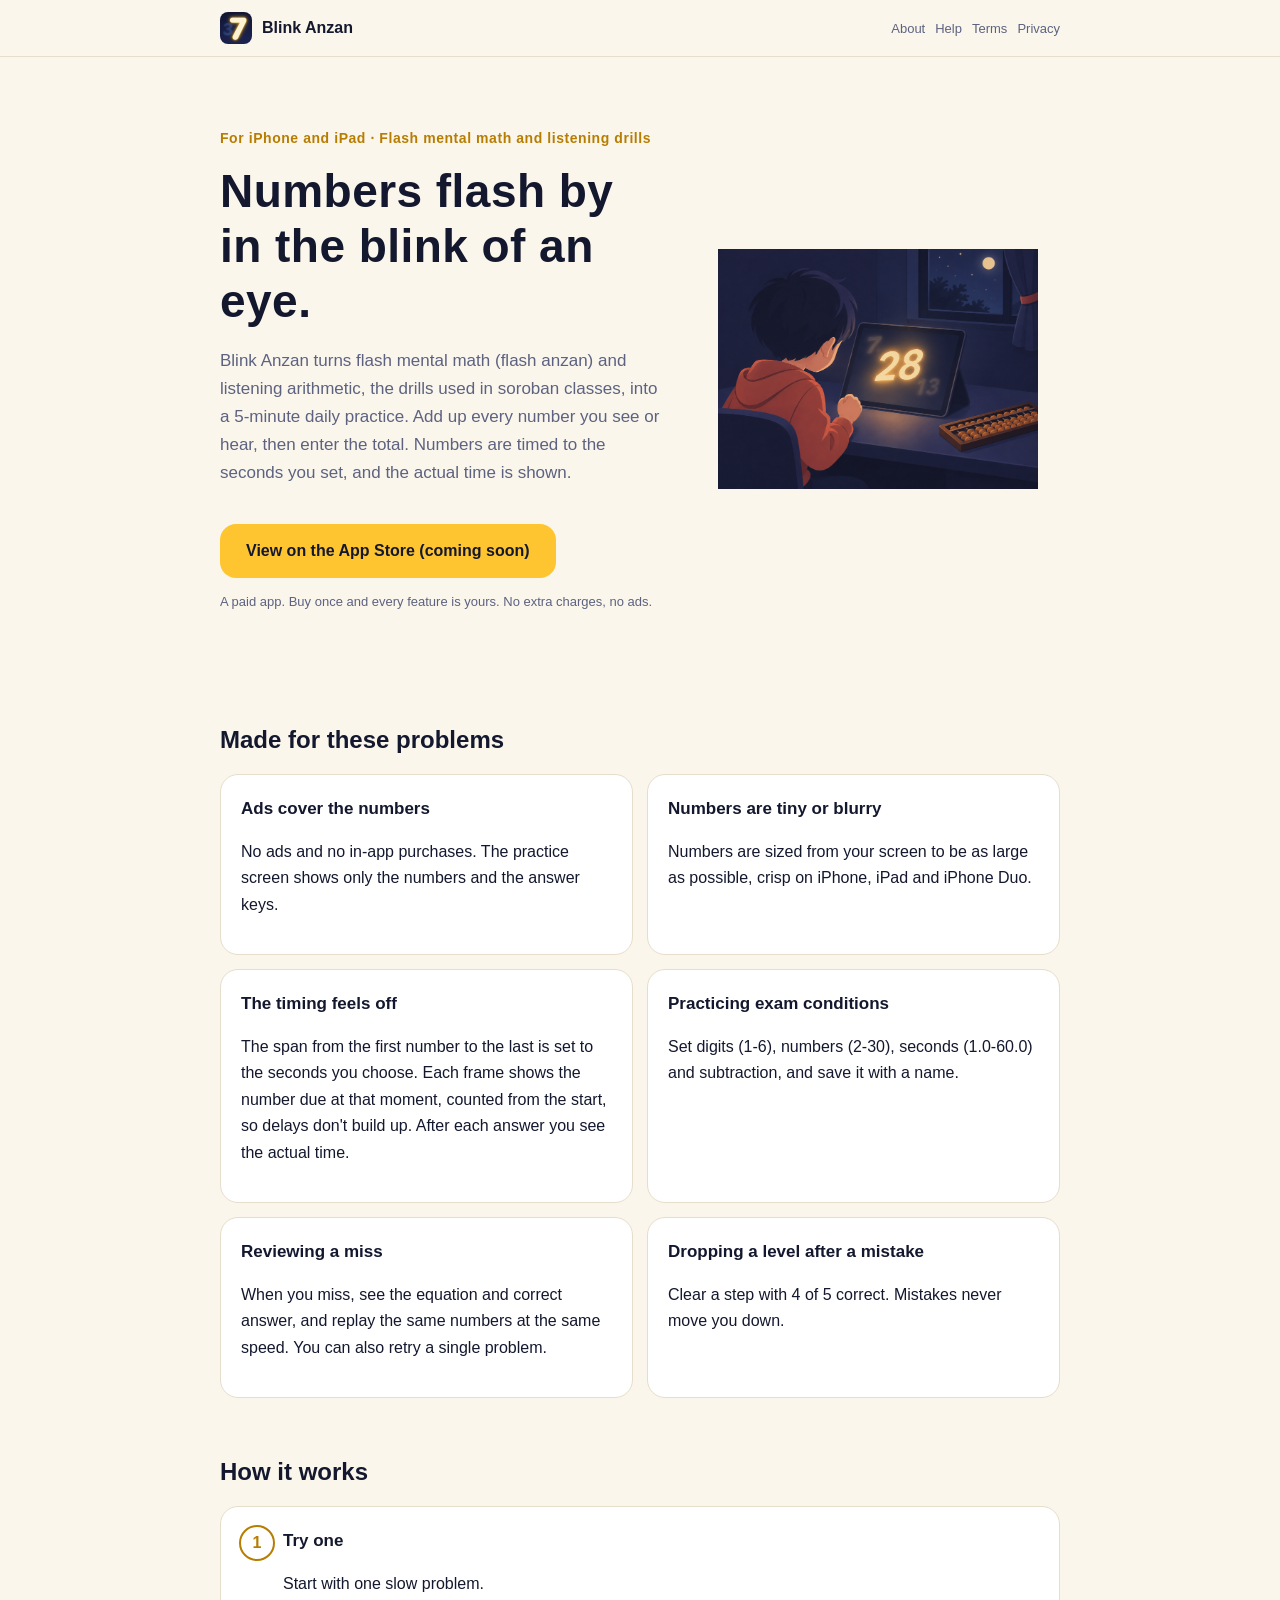
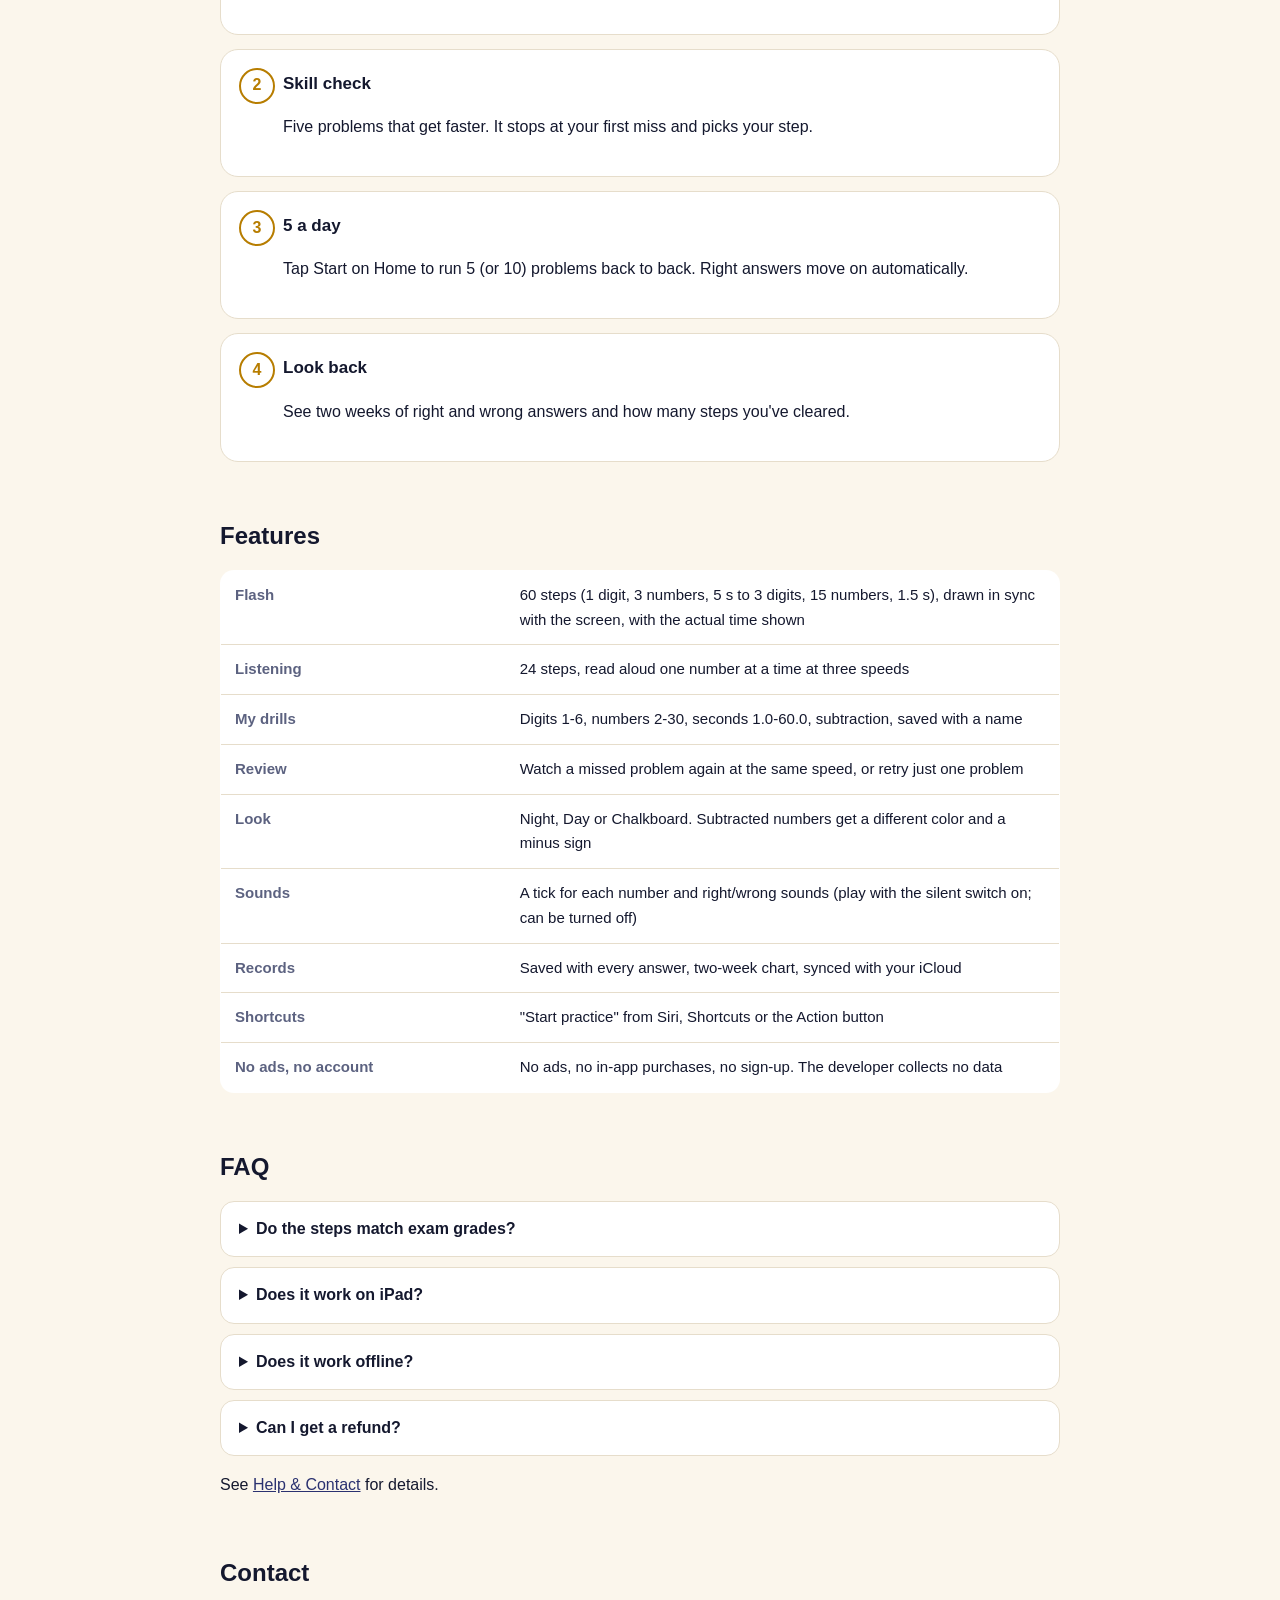
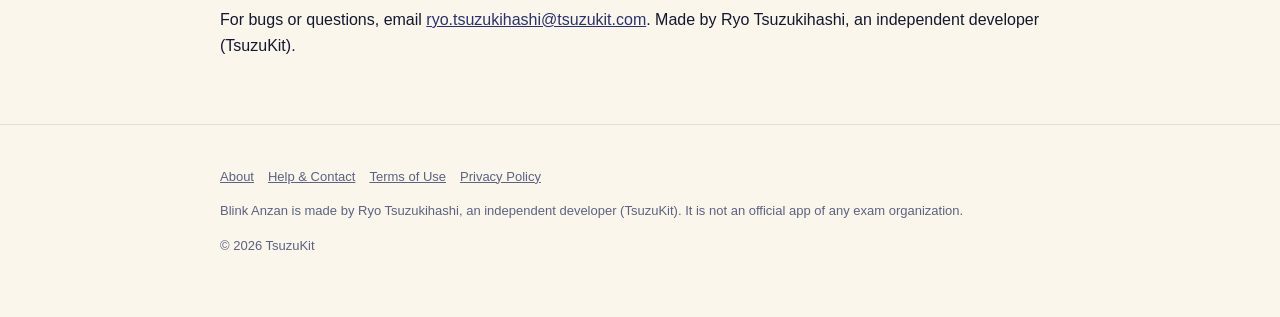
<file: index.html>
<!DOCTYPE html>
<html lang="ja" data-title-ja="まばたき暗算｜フラッシュ暗算と読み上げ算の練習（iPhone・iPad）" data-title-en="Blink Anzan | Flash mental math and listening drills (iPhone, iPad)">
<head>
<meta charset="UTF-8">
<meta name="viewport" content="width=device-width, initial-scale=1">
<script>(function(){var l=navigator.languages&&navigator.languages.length?navigator.languages:[navigator.language||"ja"],p="en";for(var i=0;i<l.length;i++){var c=String(l[i]).toLowerCase();if(c.indexOf("ja")===0){p="ja";break}if(c.indexOf("en")===0){p="en";break}}var d=document.documentElement;d.lang=p;var t=d.getAttribute("data-title-"+p);if(t){document.title=t}})();</script>
<title>まばたき暗算｜フラッシュ暗算と読み上げ算の練習（iPhone・iPad）</title>
<meta name="description" content="数字がまばたきの間に出て消える、フラッシュ暗算と読み上げ算の練習アプリ。決めた秒に合わせて出して実際の秒を表示。60段のステップと腕前チェック、桁・口・秒を自由に決めるじぶんの設定。広告なし・買い切り。 / Practice flash anzan and listening arithmetic. Timed to your seconds with the actual time shown, 60 steps and a skill check, your own digits, numbers and seconds. No ads, one-time purchase.">
<meta property="og:title" content="まばたき暗算｜フラッシュ暗算と読み上げ算の練習（iPhone・iPad）">
<meta property="og:description" content="数字がまばたきの間に出て消える、フラッシュ暗算と読み上げ算の練習アプリ。決めた秒に合わせて出して実際の秒を表示。60段のステップと腕前チェック、桁・口・秒を自由に決めるじぶんの設定。広告なし・買い切り。">
<meta property="og:type" content="website">
<meta property="og:url" content="https://mabataki.tsuzukit.com/">
<meta property="og:image" content="https://mabataki.tsuzukit.com/assets/og.jpg">
<link rel="icon" href="assets/icon.png">
<link rel="apple-touch-icon" href="assets/icon.png">
<link rel="stylesheet" href="style.css">
</head>
<body>
<div data-l="ja" lang="ja">
<header class="site"><div class="wrap">
<a class="brand" href="./"><img src="assets/icon.png" alt="" width="32" height="32">まばたき暗算</a>
<nav class="site"><a href="./">紹介</a><a href="support.html">使い方</a><a href="terms.html">利用規約</a><a href="privacy.html">プライバシー</a></nav>
</div></header>
<main class="wrap">
<section class="hero">
<div>
<p class="eyebrow">iPhone・iPad 向け・フラッシュ暗算と読み上げ算</p>
<h1>数字が、<br>まばたきの間に出て消える。</h1>
<p class="lead">「まばたき暗算」は、そろばん教室でおなじみのフラッシュ暗算と読み上げ算を、毎日5分の練習にしたアプリです。見えた数・聞こえた数を頭の中でぜんぶたして、答えを入れる。決めた秒に合わせて出して、実際にかかった秒も見せます。</p>
<a class="cta" href="#store" id="store">App Store で見る（準備中）</a>
<p class="note">有料アプリです。一度買えば、すべての機能が使えます。あとからお金はかかりません。広告もありません。</p>
</div>
<img src="assets/hero.png" alt="夜の机で、タブレットから光る数字が浮かび、子どもが見つめている絵" width="360">
</section>

<h2>こんな困りごとのために作りました</h2>
<div class="grid two">
<div class="card"><h3>広告で数字が見えない</h3><p>広告も、アプリ内課金もありません。練習の画面に、数字と答えのボタンのほかは何も出しません。</p></div>
<div class="card"><h3>数字が小さい・ぼやける</h3><p>数字は画面の大きさから計算して、いちばん大きく描きます。iPhone・iPad・iPhone Duo のどれでも、くっきり出ます。</p></div>
<div class="card"><h3>秒が合っていない気がする</h3><p>1口目が出てから最後の口が消えるまでを、決めた秒に合わせて組みます。何口目を出すかは始めてからの時間でコマごとに決めるので、遅れが積み重なりません。答えたあとに、実際にかかった秒を出します。</p></div>
<div class="card"><h3>検定や大会の条件で練習したい</h3><p>桁（1〜6）・口数（2〜30）・秒（1.0〜60.0）・ひき算のあり・なしを決めて、名前をつけて残せます。</p></div>
<div class="card"><h3>まちがえた問題を見直したい</h3><p>まちがえたら、式と正しい答えを見せて、同じ数を同じ速さでもう一度流せます。1問だけやり直すこともできます。</p></div>
<div class="card"><h3>間違えるとレベルが下がる</h3><p>60段のステップは、5問中4問で合格。まちがえてもステップは下がりません。</p></div>
</div>

<h2>まばたき暗算の流れ</h2>
<div class="grid steps">
<div class="card"><h3>まず1問</h3><p>はじめに1問、ゆっくり試します。</p></div>
<div class="card"><h3>腕前チェック</h3><p>だんだん速くなる5問。まちがえたところで止まって、あなたに合うステップを選びます。</p></div>
<div class="card"><h3>毎日5問</h3><p>ホームの「はじめる」で、5問（または10問）を続けて流します。正解なら自動で次の問題へ。</p></div>
<div class="card"><h3>記録で振り返る</h3><p>この2週間の正解とまちがい、合格したステップの数がひと目で分かります。</p></div>
</div>

<h2>できること</h2>
<table>
<tr><th>フラッシュ</th><td>60段のステップ（1桁3口5秒〜3桁15口1.5秒）。画面の更新に合わせて出し、実際の秒を表示</td></tr>
<tr><th>読み上げ算</th><td>24段のステップ。「願いましては」「123円なり」「引いては」「では」と、そろばん教室の読み方で読み上げ。速さは3つ</td></tr>
<tr><th>じぶんの設定</th><td>桁 1〜6・口数 2〜30・秒 1.0〜60.0・ひき算。名前をつけて残せる</td></tr>
<tr><th>見直し</th><td>まちがえた問題を同じ速さでもう一度見る・1問だけやり直す</td></tr>
<tr><th>見た目</th><td>夜・昼・黒板。ひき算の数は色を変えて「−」をつける</td></tr>
<tr><th>音</th><td>数字ごとの音・正解とまちがいの音（消音スイッチが入っていても鳴る。設定で切れる）</td></tr>
<tr><th>記録</th><td>答えるたびに保存。2週間のグラフ。あなたの iCloud で同期し、機種変更しても残る</td></tr>
<tr><th>ショートカット</th><td>Siri・ショートカット・アクションボタンから「練習をはじめる」</td></tr>
<tr><th>広告・課金・登録</th><td>広告なし・アプリ内課金なし・アカウント登録なし。開発者はデータを集めません</td></tr>
</table>

<h2>よくある質問</h2>
<details><summary>検定の級や段と同じですか</summary><p>ステップは、このアプリの段階表です。検定団体の公式アプリではありません。検定や大会の条件で練習したいときは、じぶんの設定に桁・口・秒をそのまま入れてください。</p></details>
<details><summary>iPad でも使えますか</summary><p>使えます。iPad の大きな画面いっぱいに数字を出します。キーボードをつないでいれば、数字キーと Return で答えられます。</p></details>
<details><summary>ネットにつながっていなくても使えますか</summary><p>使えます。読み上げも iPhone の中で行います。iCloud の同期は、つながったときに行われます。</p></details>
<details><summary>返金はできますか</summary><p>返金は Apple の規定に従います。<a href="https://reportaproblem.apple.com/">reportaproblem.apple.com</a> からお申し出ください。開発者が直接返金することはできません。</p></details>
<p>使い方のくわしい説明は <a href="support.html">使い方とお問い合わせ</a> にあります。</p>

<h2 id="contact">お問い合わせ</h2>
<p>不具合や気になることがあれば、<a href="mailto:ryo.tsuzukihashi@tsuzukit.com?subject=%E3%81%BE%E3%81%B0%E3%81%9F%E3%81%8D%E6%9A%97%E7%AE%97%E3%81%AB%E3%81%A4%E3%81%84%E3%81%A6">ryo.tsuzukihashi@tsuzukit.com</a> までご連絡ください。作っているのは個人開発者の續橋涼（TsuzuKit）です。</p>
</main>
<footer class="site"><div class="wrap">
<p><a href="./">紹介</a><a href="support.html">使い方とお問い合わせ</a><a href="terms.html">利用規約</a><a href="privacy.html">プライバシーポリシー</a></p>
<p>まばたき暗算は、個人開発者の續橋涼（TsuzuKit）が作っているアプリです。検定団体の公式アプリではありません。</p>
<p>© 2026 TsuzuKit</p>
</div></footer>
</div>
<div data-l="en" lang="en">
<header class="site"><div class="wrap">
<a class="brand" href="./"><img src="assets/icon.png" alt="" width="32" height="32">Blink Anzan</a>
<nav class="site"><a href="./">About</a><a href="support.html">Help</a><a href="terms.html">Terms</a><a href="privacy.html">Privacy</a></nav>
</div></header>
<main class="wrap">
<section class="hero">
<div>
<p class="eyebrow">For iPhone and iPad · Flash mental math and listening drills</p>
<h1>Numbers flash by<br>in the blink of an eye.</h1>
<p class="lead">Blink Anzan turns flash mental math (flash anzan) and listening arithmetic, the drills used in soroban classes, into a 5-minute daily practice. Add up every number you see or hear, then enter the total. Numbers are timed to the seconds you set, and the actual time is shown.</p>
<a class="cta" href="#store" id="store">View on the App Store (coming soon)</a>
<p class="note">A paid app. Buy once and every feature is yours. No extra charges, no ads.</p>
</div>
<img src="assets/hero.png" alt="A child at a desk at night watching a glowing number rise from a tablet" width="360">
</section>

<h2>Made for these problems</h2>
<div class="grid two">
<div class="card"><h3>Ads cover the numbers</h3><p>No ads and no in-app purchases. The practice screen shows only the numbers and the answer keys.</p></div>
<div class="card"><h3>Numbers are tiny or blurry</h3><p>Numbers are sized from your screen to be as large as possible, crisp on iPhone, iPad and iPhone Duo.</p></div>
<div class="card"><h3>The timing feels off</h3><p>The span from the first number to the last is set to the seconds you choose. Each frame shows the number due at that moment, counted from the start, so delays don't build up. After each answer you see the actual time.</p></div>
<div class="card"><h3>Practicing exam conditions</h3><p>Set digits (1-6), numbers (2-30), seconds (1.0-60.0) and subtraction, and save it with a name.</p></div>
<div class="card"><h3>Reviewing a miss</h3><p>When you miss, see the equation and correct answer, and replay the same numbers at the same speed. You can also retry a single problem.</p></div>
<div class="card"><h3>Dropping a level after a mistake</h3><p>Clear a step with 4 of 5 correct. Mistakes never move you down.</p></div>
</div>

<h2>How it works</h2>
<div class="grid steps">
<div class="card"><h3>Try one</h3><p>Start with one slow problem.</p></div>
<div class="card"><h3>Skill check</h3><p>Five problems that get faster. It stops at your first miss and picks your step.</p></div>
<div class="card"><h3>5 a day</h3><p>Tap Start on Home to run 5 (or 10) problems back to back. Right answers move on automatically.</p></div>
<div class="card"><h3>Look back</h3><p>See two weeks of right and wrong answers and how many steps you've cleared.</p></div>
</div>

<h2>Features</h2>
<table>
<tr><th>Flash</th><td>60 steps (1 digit, 3 numbers, 5 s to 3 digits, 15 numbers, 1.5 s), drawn in sync with the screen, with the actual time shown</td></tr>
<tr><th>Listening</th><td>24 steps, read aloud one number at a time at three speeds</td></tr>
<tr><th>My drills</th><td>Digits 1-6, numbers 2-30, seconds 1.0-60.0, subtraction, saved with a name</td></tr>
<tr><th>Review</th><td>Watch a missed problem again at the same speed, or retry just one problem</td></tr>
<tr><th>Look</th><td>Night, Day or Chalkboard. Subtracted numbers get a different color and a minus sign</td></tr>
<tr><th>Sounds</th><td>A tick for each number and right/wrong sounds (play with the silent switch on; can be turned off)</td></tr>
<tr><th>Records</th><td>Saved with every answer, two-week chart, synced with your iCloud</td></tr>
<tr><th>Shortcuts</th><td>"Start practice" from Siri, Shortcuts or the Action button</td></tr>
<tr><th>No ads, no account</th><td>No ads, no in-app purchases, no sign-up. The developer collects no data</td></tr>
</table>

<h2>FAQ</h2>
<details><summary>Do the steps match exam grades?</summary><p>Steps are this app's own levels. This is not an official app of any exam organization. To practice exam conditions, enter the digits, numbers and seconds in My drills.</p></details>
<details><summary>Does it work on iPad?</summary><p>Yes. Numbers fill the large screen. With a keyboard attached, answer with the number keys and Return.</p></details>
<details><summary>Does it work offline?</summary><p>Yes. Speech also runs on the device. iCloud sync happens when you're online.</p></details>
<details><summary>Can I get a refund?</summary><p>Refunds follow Apple's rules. Request one at <a href="https://reportaproblem.apple.com/">reportaproblem.apple.com</a>. The developer can't issue refunds directly.</p></details>
<p>See <a href="support.html">Help & Contact</a> for details.</p>

<h2 id="contact">Contact</h2>
<p>For bugs or questions, email <a href="mailto:ryo.tsuzukihashi@tsuzukit.com?subject=Blink%20Anzan">ryo.tsuzukihashi@tsuzukit.com</a>. Made by Ryo Tsuzukihashi, an independent developer (TsuzuKit).</p>
</main>
<footer class="site"><div class="wrap">
<p><a href="./">About</a><a href="support.html">Help & Contact</a><a href="terms.html">Terms of Use</a><a href="privacy.html">Privacy Policy</a></p>
<p>Blink Anzan is made by Ryo Tsuzukihashi, an independent developer (TsuzuKit). It is not an official app of any exam organization.</p>
<p>© 2026 TsuzuKit</p>
</div></footer>
</div>
</body>
</html>
</file>
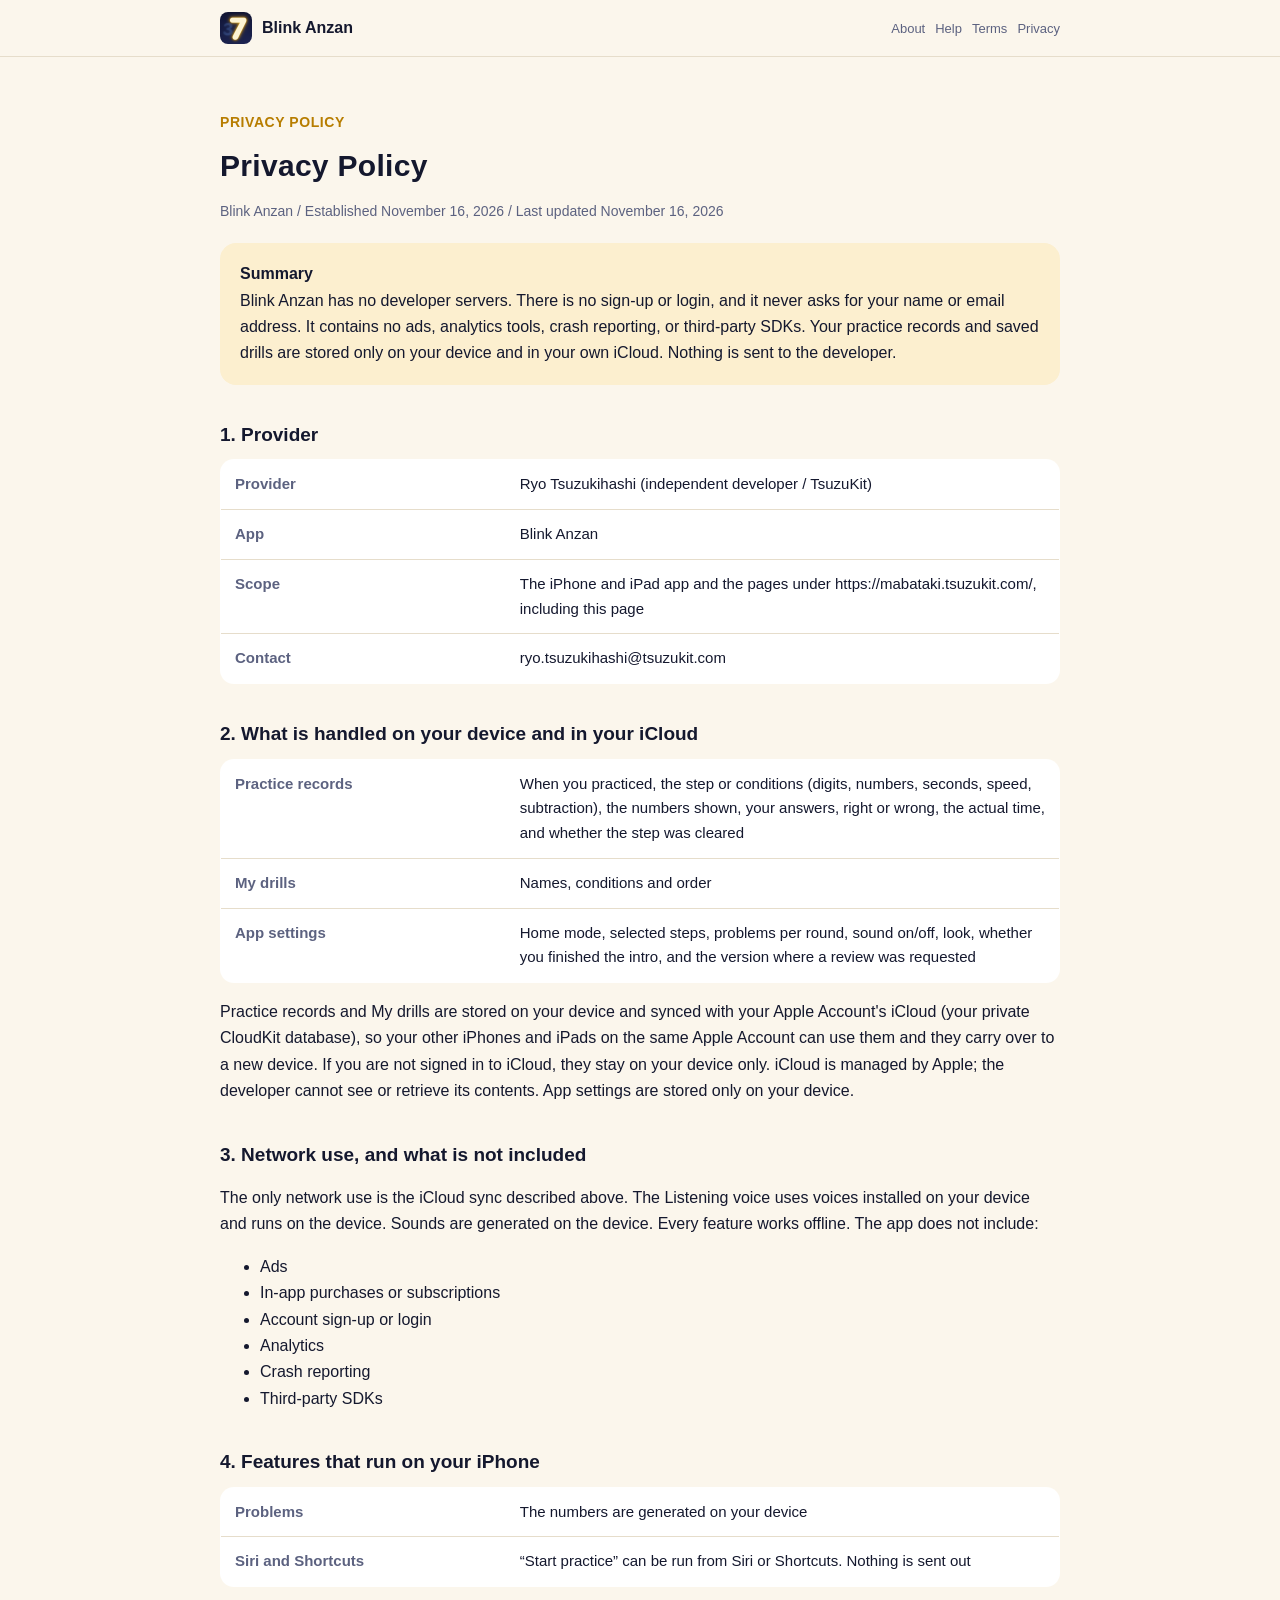
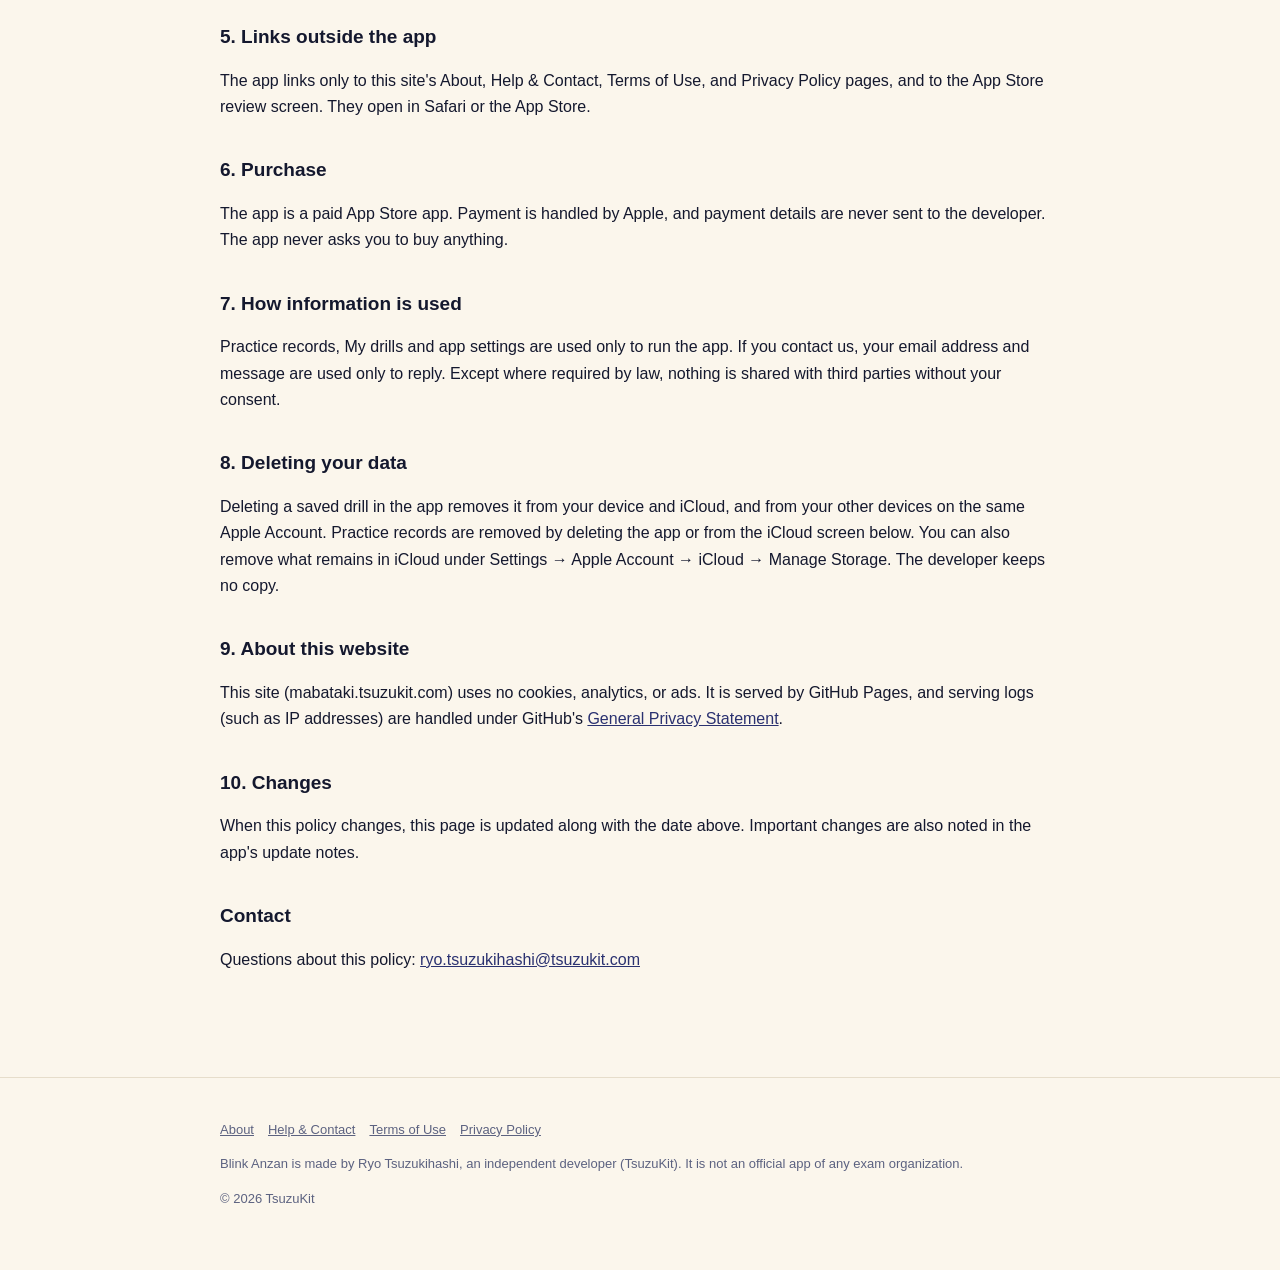
<file: privacy.html>
<!DOCTYPE html>
<html lang="ja" data-title-ja="プライバシーポリシー - まばたき暗算" data-title-en="Privacy Policy - Blink Anzan">
<head>
<meta charset="UTF-8">
<meta name="viewport" content="width=device-width, initial-scale=1">
<script>(function(){var l=navigator.languages&&navigator.languages.length?navigator.languages:[navigator.language||"ja"],p="en";for(var i=0;i<l.length;i++){var c=String(l[i]).toLowerCase();if(c.indexOf("ja")===0){p="ja";break}if(c.indexOf("en")===0){p="en";break}}var d=document.documentElement;d.lang=p;var t=d.getAttribute("data-title-"+p);if(t){document.title=t}})();</script>
<title>プライバシーポリシー - まばたき暗算</title>
<meta name="description" content="まばたき暗算のプライバシーポリシー。開発者は個人情報を集めません。 / Privacy Policy for Blink Anzan. The developer collects no personal information.">
<meta property="og:title" content="プライバシーポリシー - まばたき暗算">
<meta property="og:description" content="まばたき暗算のプライバシーポリシー。開発者は個人情報を集めません。">
<meta property="og:type" content="website">
<meta property="og:url" content="https://mabataki.tsuzukit.com/privacy.html">
<meta property="og:image" content="https://mabataki.tsuzukit.com/assets/og.jpg">
<link rel="icon" href="assets/icon.png">
<link rel="apple-touch-icon" href="assets/icon.png">
<link rel="stylesheet" href="style.css">
</head>
<body>
<div data-l="ja" lang="ja">
<header class="site"><div class="wrap">
<a class="brand" href="./"><img src="assets/icon.png" alt="" width="32" height="32">まばたき暗算</a>
<nav class="site"><a href="./">紹介</a><a href="support.html">使い方</a><a href="terms.html">利用規約</a><a href="privacy.html">プライバシー</a></nav>
</div></header>
<main class="wrap">
<article class="doc">
<p class="eyebrow">PRIVACY POLICY</p>
<h1>プライバシーポリシー</h1>
<p class="meta">まばたき暗算／制定日 2026年11月16日／改定日 2026年11月16日</p>
<div class="summary"><strong>このポリシーの要旨</strong><br>まばたき暗算は、開発者のサーバーを持たないアプリです。アカウント登録やログインはなく、名前やメールアドレスを尋ねることもありません。広告、分析ツール、クラッシュを報告する仕組み、外部の会社の SDK は入れていません。練習の記録とじぶんの設定は、あなたの端末の中と、あなた自身の iCloud にだけ保存します。開発者には届きません。</div>
<h2>1. 提供者</h2>
<table>
<tr><th>提供者</th><td>續橋涼（個人開発者 / TsuzuKit）</td></tr>
<tr><th>アプリ名</th><td>まばたき暗算</td></tr>
<tr><th>対象</th><td>iPhone・iPad 向けアプリと、このページを含む https://mabataki.tsuzukit.com/ 配下のページ</td></tr>
<tr><th>連絡先</th><td>ryo.tsuzukihashi@tsuzukit.com</td></tr>
</table>
<h2>2. 端末とあなたの iCloud で扱うもの</h2>
<table>
<tr><th>練習の記録</th><td>練習した日時、ステップや条件（桁・口・秒・速さ・ひき算）、出た数、入れた答え、正誤、実際にかかった秒、合格したかどうか</td></tr>
<tr><th>じぶんの設定</th><td>名前と条件（桁・口・秒・速さ・ひき算）、並び順</td></tr>
<tr><th>アプリの設定</th><td>ホームのモード、選んでいるステップ、1回の問題の数、音のオン・オフ、見た目、はじめの案内を終えたかどうか、レビューのお願いを出した版</td></tr>
</table>
<p>練習の記録とじぶんの設定は端末の中に保存し、あなたの Apple アカウントの iCloud（CloudKit のあなた専用の領域）と同期します。同じ Apple アカウントのほかの iPhone・iPad でも同じ記録を使えるように、また機種変更のあとも残るようにするためです。iCloud にサインインしていないときは、端末の中にだけ残ります。iCloud の中身は Apple が管理しており、開発者は見ることも取り出すこともできません。アプリの設定は端末の中にだけ保存します。</p>
<h2>3. 通信と、入れていないもの</h2>
<p>本アプリが通信するのは、上の iCloud との同期だけです。読み上げ算は端末に入っている声を使い、端末の中で行います。音は端末の中で作ります。ネットにつながっていなくても、すべての機能が使えます。次のものは入れていません。</p>
<ul><li>広告</li><li>アプリ内課金とサブスクリプション</li><li>アカウント登録とログイン</li><li>利用状況を計測する分析ツール</li><li>クラッシュを報告する仕組み</li><li>外部の会社の SDK</li></ul>
<h2>4. iPhone の中で動く機能</h2>
<table>
<tr><th>問題を作る</th><td>出す数は、端末の中で作ります</td></tr>
<tr><th>Siri・ショートカット</th><td>「練習をはじめる」を、Siri やショートカットから呼べます。外へは何も送りません</td></tr>
</table>
<h2>5. アプリの外へのリンク</h2>
<p>本アプリから外のページへのリンクは、このサイトの紹介・使い方とお問い合わせ・利用規約・プライバシーポリシーと、App Store のレビューの画面だけです。押すと Safari か App Store で開きます。</p>
<h2>6. 購入</h2>
<p>本アプリは App Store の有料アプリです。お支払いは Apple が処理し、カードなどの支払いの情報は開発者には届きません。アプリの中で購入を求めることはありません。</p>
<h2>7. 情報を使う目的</h2>
<p>練習の記録・じぶんの設定・アプリの設定は、アプリを動かすためだけに使います。お問い合わせをいただいたときは、いただいたメールアドレスと内容を、お返事のためだけに使います。法令にもとづく場合を除き、本人の同意なく第三者に渡すことはありません。</p>
<h2>8. 消したいとき</h2>
<p>じぶんの設定はアプリの中で消せます。消すと、端末の中と iCloud から消え、同じ Apple アカウントのほかの端末からも消えます。練習の記録は、アプリを消すか、次の iCloud の画面から消せます。iCloud に残っているものは、iPhone の 設定 → Apple アカウント → iCloud → ストレージを管理 からも消せます。開発者はその控えを持っていません。</p>
<h2>9. このウェブサイトについて</h2>
<p>このサイト（mabataki.tsuzukit.com）は、Cookie も、アクセスを計測する仕組みも、広告も使っていません。サイトは GitHub Pages で配信しており、配信の記録（IP アドレスなど）は GitHub の <a href="https://docs.github.com/ja/site-policy/privacy-policies/github-general-privacy-statement">プライバシーについての声明</a> に沿って扱われます。</p>
<h2>10. 改定</h2>
<p>このポリシーを変えるときは、このページを書きかえ、上の改定日を新しくします。大事な変更のときは、アプリの更新の説明にも書きます。</p>
<h2>お問い合わせ</h2>
<p>このポリシーについての質問は、<a href="mailto:ryo.tsuzukihashi@tsuzukit.com">ryo.tsuzukihashi@tsuzukit.com</a> までご連絡ください。</p>
</article>
</main>
<footer class="site"><div class="wrap">
<p><a href="./">紹介</a><a href="support.html">使い方とお問い合わせ</a><a href="terms.html">利用規約</a><a href="privacy.html">プライバシーポリシー</a></p>
<p>まばたき暗算は、個人開発者の續橋涼（TsuzuKit）が作っているアプリです。検定団体の公式アプリではありません。</p>
<p>© 2026 TsuzuKit</p>
</div></footer>
</div>
<div data-l="en" lang="en">
<header class="site"><div class="wrap">
<a class="brand" href="./"><img src="assets/icon.png" alt="" width="32" height="32">Blink Anzan</a>
<nav class="site"><a href="./">About</a><a href="support.html">Help</a><a href="terms.html">Terms</a><a href="privacy.html">Privacy</a></nav>
</div></header>
<main class="wrap">
<article class="doc">
<p class="eyebrow">PRIVACY POLICY</p>
<h1>Privacy Policy</h1>
<p class="meta">Blink Anzan / Established November 16, 2026 / Last updated November 16, 2026</p>
<div class="summary"><strong>Summary</strong><br>Blink Anzan has no developer servers. There is no sign-up or login, and it never asks for your name or email address. It contains no ads, analytics tools, crash reporting, or third-party SDKs. Your practice records and saved drills are stored only on your device and in your own iCloud. Nothing is sent to the developer.</div>
<h2>1. Provider</h2>
<table>
<tr><th>Provider</th><td>Ryo Tsuzukihashi (independent developer / TsuzuKit)</td></tr>
<tr><th>App</th><td>Blink Anzan</td></tr>
<tr><th>Scope</th><td>The iPhone and iPad app and the pages under https://mabataki.tsuzukit.com/, including this page</td></tr>
<tr><th>Contact</th><td>ryo.tsuzukihashi@tsuzukit.com</td></tr>
</table>
<h2>2. What is handled on your device and in your iCloud</h2>
<table>
<tr><th>Practice records</th><td>When you practiced, the step or conditions (digits, numbers, seconds, speed, subtraction), the numbers shown, your answers, right or wrong, the actual time, and whether the step was cleared</td></tr>
<tr><th>My drills</th><td>Names, conditions and order</td></tr>
<tr><th>App settings</th><td>Home mode, selected steps, problems per round, sound on/off, look, whether you finished the intro, and the version where a review was requested</td></tr>
</table>
<p>Practice records and My drills are stored on your device and synced with your Apple Account's iCloud (your private CloudKit database), so your other iPhones and iPads on the same Apple Account can use them and they carry over to a new device. If you are not signed in to iCloud, they stay on your device only. iCloud is managed by Apple; the developer cannot see or retrieve its contents. App settings are stored only on your device.</p>
<h2>3. Network use, and what is not included</h2>
<p>The only network use is the iCloud sync described above. The Listening voice uses voices installed on your device and runs on the device. Sounds are generated on the device. Every feature works offline. The app does not include:</p>
<ul><li>Ads</li><li>In-app purchases or subscriptions</li><li>Account sign-up or login</li><li>Analytics</li><li>Crash reporting</li><li>Third-party SDKs</li></ul>
<h2>4. Features that run on your iPhone</h2>
<table>
<tr><th>Problems</th><td>The numbers are generated on your device</td></tr>
<tr><th>Siri and Shortcuts</th><td>“Start practice” can be run from Siri or Shortcuts. Nothing is sent out</td></tr>
</table>
<h2>5. Links outside the app</h2>
<p>The app links only to this site's About, Help &amp; Contact, Terms of Use, and Privacy Policy pages, and to the App Store review screen. They open in Safari or the App Store.</p>
<h2>6. Purchase</h2>
<p>The app is a paid App Store app. Payment is handled by Apple, and payment details are never sent to the developer. The app never asks you to buy anything.</p>
<h2>7. How information is used</h2>
<p>Practice records, My drills and app settings are used only to run the app. If you contact us, your email address and message are used only to reply. Except where required by law, nothing is shared with third parties without your consent.</p>
<h2>8. Deleting your data</h2>
<p>Deleting a saved drill in the app removes it from your device and iCloud, and from your other devices on the same Apple Account. Practice records are removed by deleting the app or from the iCloud screen below. You can also remove what remains in iCloud under Settings → Apple Account → iCloud → Manage Storage. The developer keeps no copy.</p>
<h2>9. About this website</h2>
<p>This site (mabataki.tsuzukit.com) uses no cookies, analytics, or ads. It is served by GitHub Pages, and serving logs (such as IP addresses) are handled under GitHub's <a href="https://docs.github.com/en/site-policy/privacy-policies/github-general-privacy-statement">General Privacy Statement</a>.</p>
<h2>10. Changes</h2>
<p>When this policy changes, this page is updated along with the date above. Important changes are also noted in the app's update notes.</p>
<h2>Contact</h2>
<p>Questions about this policy: <a href="mailto:ryo.tsuzukihashi@tsuzukit.com">ryo.tsuzukihashi@tsuzukit.com</a></p>
</article>
</main>
<footer class="site"><div class="wrap">
<p><a href="./">About</a><a href="support.html">Help & Contact</a><a href="terms.html">Terms of Use</a><a href="privacy.html">Privacy Policy</a></p>
<p>Blink Anzan is made by Ryo Tsuzukihashi, an independent developer (TsuzuKit). It is not an official app of any exam organization.</p>
<p>© 2026 TsuzuKit</p>
</div></footer>
</div>
</body>
</html>
</file>
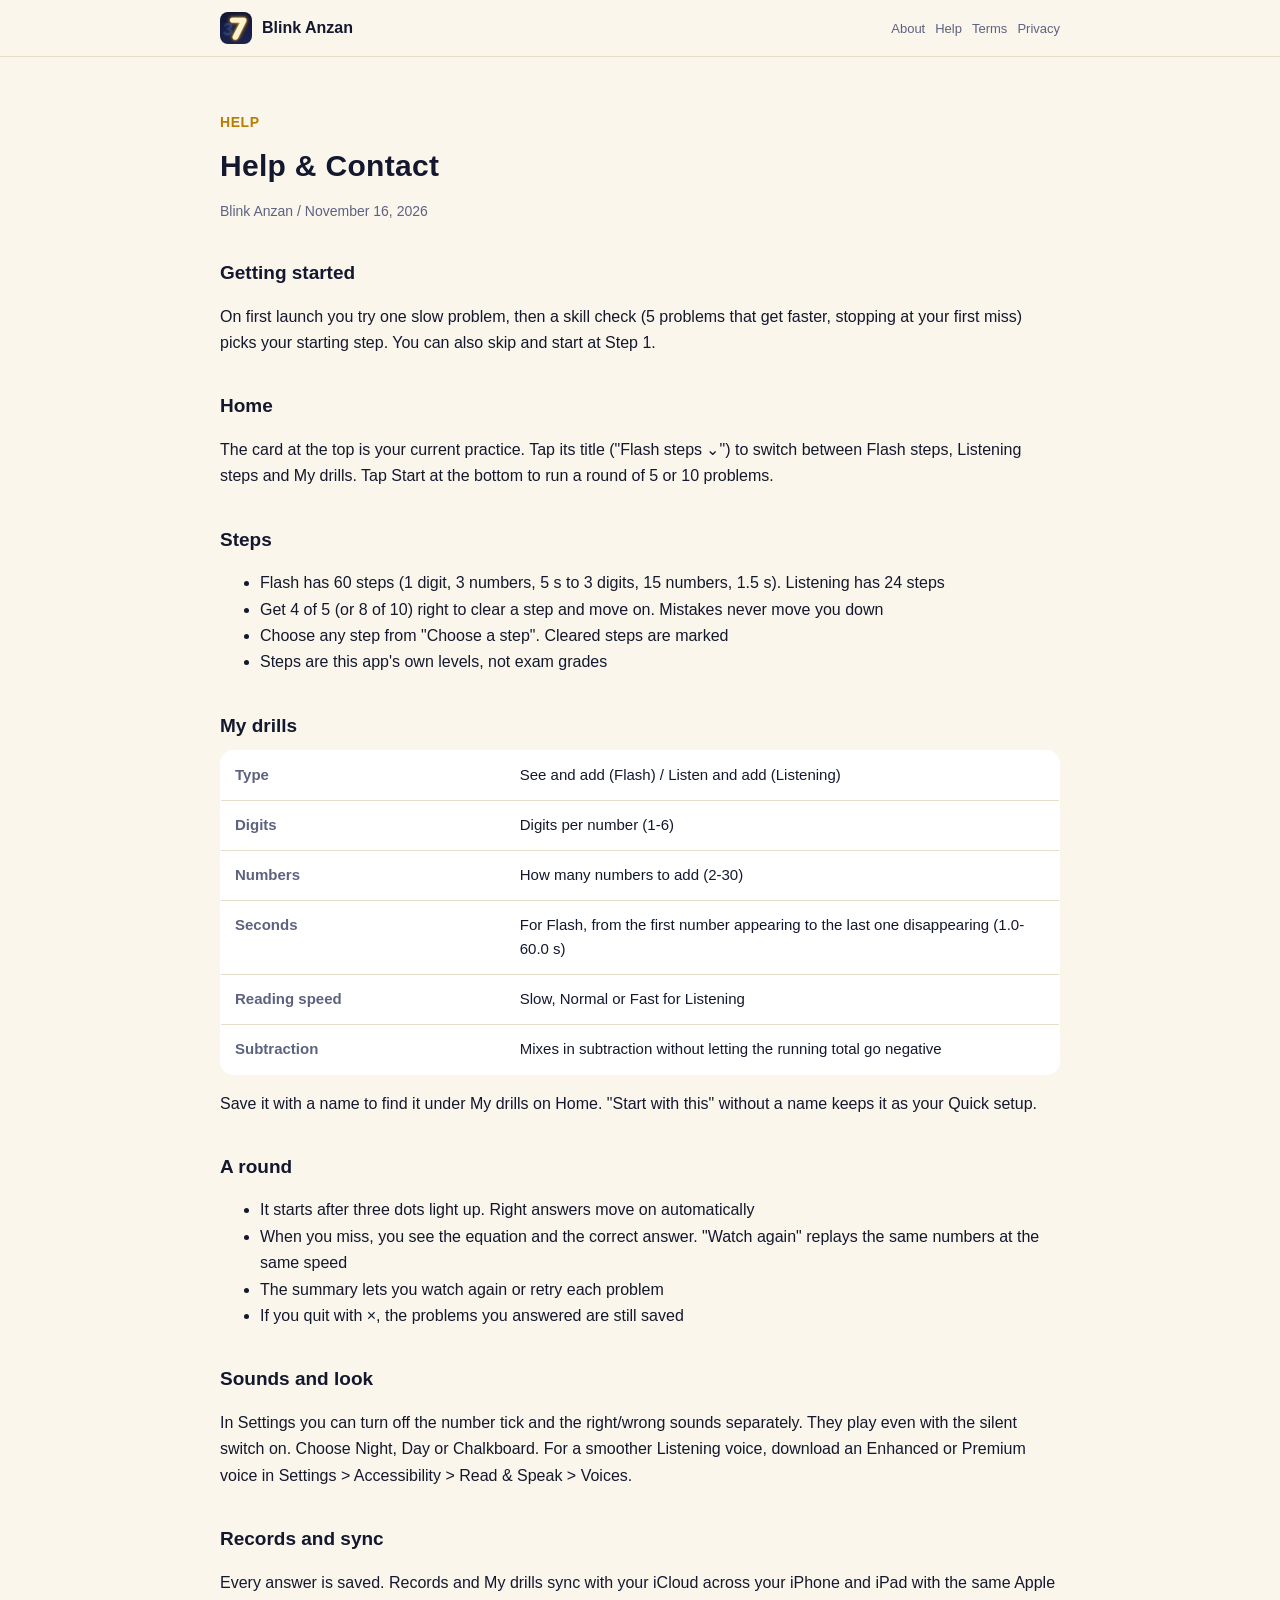
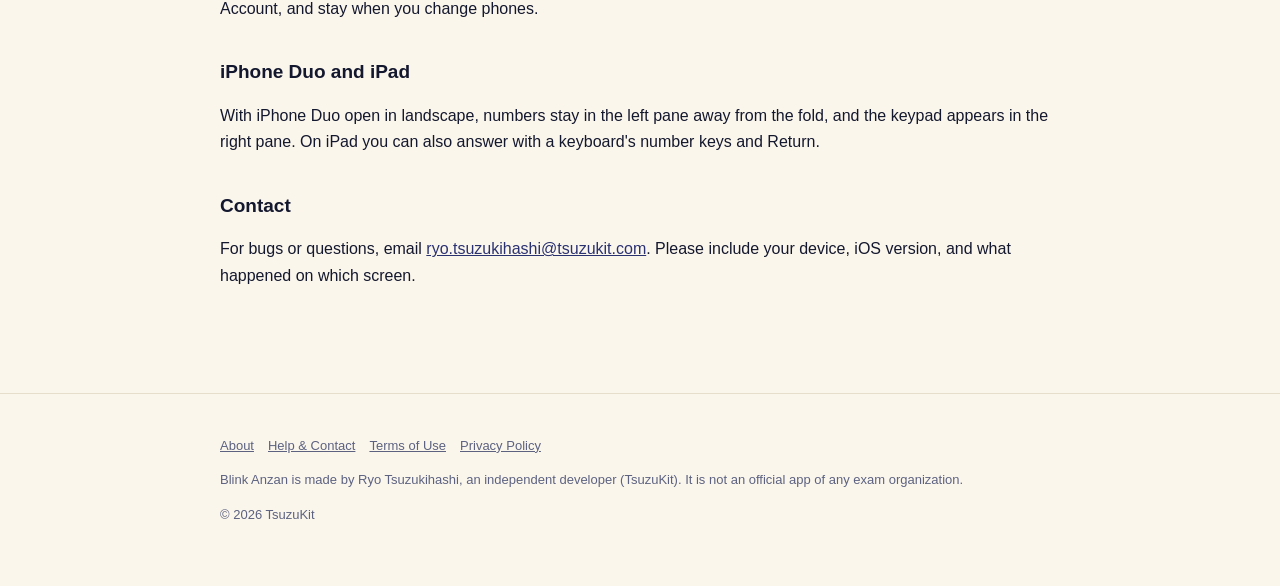
<file: support.html>
<!DOCTYPE html>
<html lang="ja" data-title-ja="使い方とお問い合わせ - まばたき暗算" data-title-en="Help &amp; Contact - Blink Anzan">
<head>
<meta charset="UTF-8">
<meta name="viewport" content="width=device-width, initial-scale=1">
<script>(function(){var l=navigator.languages&&navigator.languages.length?navigator.languages:[navigator.language||"ja"],p="en";for(var i=0;i<l.length;i++){var c=String(l[i]).toLowerCase();if(c.indexOf("ja")===0){p="ja";break}if(c.indexOf("en")===0){p="en";break}}var d=document.documentElement;d.lang=p;var t=d.getAttribute("data-title-"+p);if(t){document.title=t}})();</script>
<title>使い方とお問い合わせ - まばたき暗算</title>
<meta name="description" content="まばたき暗算の使い方（ステップ・腕前チェック・じぶんの設定・読み上げ算・記録・音）とお問い合わせ。 / How to use Blink Anzan (steps, skill check, my drills, listening, records, sounds) and how to contact us.">
<meta property="og:title" content="使い方とお問い合わせ - まばたき暗算">
<meta property="og:description" content="まばたき暗算の使い方（ステップ・腕前チェック・じぶんの設定・読み上げ算・記録・音）とお問い合わせ。">
<meta property="og:type" content="website">
<meta property="og:url" content="https://mabataki.tsuzukit.com/support.html">
<meta property="og:image" content="https://mabataki.tsuzukit.com/assets/og.jpg">
<link rel="icon" href="assets/icon.png">
<link rel="apple-touch-icon" href="assets/icon.png">
<link rel="stylesheet" href="style.css">
</head>
<body>
<div data-l="ja" lang="ja">
<header class="site"><div class="wrap">
<a class="brand" href="./"><img src="assets/icon.png" alt="" width="32" height="32">まばたき暗算</a>
<nav class="site"><a href="./">紹介</a><a href="support.html">使い方</a><a href="terms.html">利用規約</a><a href="privacy.html">プライバシー</a></nav>
</div></header>
<main class="wrap">
<article class="doc">
<p class="eyebrow">HELP</p>
<h1>使い方とお問い合わせ</h1>
<p class="meta">まばたき暗算／2026年11月16日</p>

<h2>はじめに</h2>
<p>はじめて開くと、まず1問ゆっくり試して、そのあと腕前チェック（5問・だんだん速く・まちがえたところで止まる）で、始めるステップを決めます。とばしてステップ1から始めることもできます。</p>

<h2>ホーム</h2>
<p>いちばん上のカードが、いまの練習です。カードの見出し（「フラッシュのステップ ⌄」）を押すと、フラッシュのステップ・読み上げ算のステップ・じぶんの設定を切りかえられます。下の「はじめる」で1回（5問か10問）を始めます。</p>

<h2>ステップ</h2>
<ul>
<li>フラッシュは60段（1桁3口5秒〜3桁15口1.5秒）、読み上げ算は24段です</li>
<li>5問中4問（10問なら8問）正解で合格して、次のステップが選ばれます。まちがえてもステップは下がりません</li>
<li>「ステップをえらぶ」から、どのステップでも選べます。合格したステップには印がつきます</li>
<li>ステップはこのアプリの段階表です。検定の級・段とは同じではありません</li>
</ul>

<h2>じぶんの設定</h2>
<table>
<tr><th>種類</th><td>見て足す（フラッシュ）／聞いて足す（読み上げ算）</td></tr>
<tr><th>桁</th><td>1つの数の桁（1〜6）</td></tr>
<tr><th>口数</th><td>足す数の個数（2〜30）</td></tr>
<tr><th>秒</th><td>フラッシュで、1口目が出てから最後の口が消えるまで（1.0〜60.0秒）</td></tr>
<tr><th>読む速さ</th><td>読み上げ算の速さ（ゆっくり・ふつう・はやい）</td></tr>
<tr><th>ひき算</th><td>まぜると、途中の答えがマイナスにならないように引く数が入ります</td></tr>
</table>
<p>名前をつけて残すと、ホームの「じぶんの設定」から呼び出せます。名前をつけずに「この設定ではじめる」を押すと、「その場の設定」として前回の条件を覚えておきます。</p>

<h2>1回の流れ</h2>
<ul>
<li>点が3つ灯ったら始まります。正解なら少し見せて、自動で次の問題へ</li>
<li>まちがえたら、出た数の式と正しい答えを見せます。「もう一度見る」で同じ数を同じ速さでもう一度流せます</li>
<li>まとめの画面では、問題ごとに「もう一度見る」「やり直す」ができます</li>
<li>途中で × を押してやめても、答えた問題までは記録に残ります</li>
</ul>

<h2>音と見た目</h2>
<p>設定で、数字ごとの音・正解とまちがいの音を別々に切れます。音は消音スイッチが入っていても鳴ります。見た目は「夜」「昼」「黒板」から選べます。読み上げ算の声は、設定アプリ →「アクセシビリティ」→「読み上げコンテンツ」→「声」で「拡張」や「プレミアム」の声を入れると、なめらかになります。</p>

<h2>記録と同期</h2>
<p>答えるたびに記録します。記録とじぶんの設定は、あなたの iCloud で同じ Apple アカウントの iPhone・iPad と同期し、機種変更しても残ります。</p>

<h2>iPhone Duo・iPad</h2>
<p>iPhone Duo を開いて横にすると、数字は折り目にかからないよう左の列に出し、答えるときは右の列にテンキーを出します。iPad ではキーボードの数字キーと Return でも答えられます。</p>

<h2 id="contact">お問い合わせ</h2>
<p>不具合や気になることは、<a href="mailto:ryo.tsuzukihashi@tsuzukit.com?subject=%E3%81%BE%E3%81%B0%E3%81%9F%E3%81%8D%E6%9A%97%E7%AE%97%E3%81%AB%E3%81%A4%E3%81%84%E3%81%A6">ryo.tsuzukihashi@tsuzukit.com</a> までご連絡ください。お使いの端末と iOS の版、どの画面で何が起きたかを書いていただけると助かります。</p>
</article>
</main>
<footer class="site"><div class="wrap">
<p><a href="./">紹介</a><a href="support.html">使い方とお問い合わせ</a><a href="terms.html">利用規約</a><a href="privacy.html">プライバシーポリシー</a></p>
<p>まばたき暗算は、個人開発者の續橋涼（TsuzuKit）が作っているアプリです。検定団体の公式アプリではありません。</p>
<p>© 2026 TsuzuKit</p>
</div></footer>
</div>
<div data-l="en" lang="en">
<header class="site"><div class="wrap">
<a class="brand" href="./"><img src="assets/icon.png" alt="" width="32" height="32">Blink Anzan</a>
<nav class="site"><a href="./">About</a><a href="support.html">Help</a><a href="terms.html">Terms</a><a href="privacy.html">Privacy</a></nav>
</div></header>
<main class="wrap">
<article class="doc">
<p class="eyebrow">HELP</p>
<h1>Help & Contact</h1>
<p class="meta">Blink Anzan / November 16, 2026</p>

<h2>Getting started</h2>
<p>On first launch you try one slow problem, then a skill check (5 problems that get faster, stopping at your first miss) picks your starting step. You can also skip and start at Step 1.</p>

<h2>Home</h2>
<p>The card at the top is your current practice. Tap its title ("Flash steps ⌄") to switch between Flash steps, Listening steps and My drills. Tap Start at the bottom to run a round of 5 or 10 problems.</p>

<h2>Steps</h2>
<ul>
<li>Flash has 60 steps (1 digit, 3 numbers, 5 s to 3 digits, 15 numbers, 1.5 s). Listening has 24 steps</li>
<li>Get 4 of 5 (or 8 of 10) right to clear a step and move on. Mistakes never move you down</li>
<li>Choose any step from "Choose a step". Cleared steps are marked</li>
<li>Steps are this app's own levels, not exam grades</li>
</ul>

<h2>My drills</h2>
<table>
<tr><th>Type</th><td>See and add (Flash) / Listen and add (Listening)</td></tr>
<tr><th>Digits</th><td>Digits per number (1-6)</td></tr>
<tr><th>Numbers</th><td>How many numbers to add (2-30)</td></tr>
<tr><th>Seconds</th><td>For Flash, from the first number appearing to the last one disappearing (1.0-60.0 s)</td></tr>
<tr><th>Reading speed</th><td>Slow, Normal or Fast for Listening</td></tr>
<tr><th>Subtraction</th><td>Mixes in subtraction without letting the running total go negative</td></tr>
</table>
<p>Save it with a name to find it under My drills on Home. "Start with this" without a name keeps it as your Quick setup.</p>

<h2>A round</h2>
<ul>
<li>It starts after three dots light up. Right answers move on automatically</li>
<li>When you miss, you see the equation and the correct answer. "Watch again" replays the same numbers at the same speed</li>
<li>The summary lets you watch again or retry each problem</li>
<li>If you quit with ×, the problems you answered are still saved</li>
</ul>

<h2>Sounds and look</h2>
<p>In Settings you can turn off the number tick and the right/wrong sounds separately. They play even with the silent switch on. Choose Night, Day or Chalkboard. For a smoother Listening voice, download an Enhanced or Premium voice in Settings > Accessibility > Read & Speak > Voices.</p>

<h2>Records and sync</h2>
<p>Every answer is saved. Records and My drills sync with your iCloud across your iPhone and iPad with the same Apple Account, and stay when you change phones.</p>

<h2>iPhone Duo and iPad</h2>
<p>With iPhone Duo open in landscape, numbers stay in the left pane away from the fold, and the keypad appears in the right pane. On iPad you can also answer with a keyboard's number keys and Return.</p>

<h2 id="contact">Contact</h2>
<p>For bugs or questions, email <a href="mailto:ryo.tsuzukihashi@tsuzukit.com?subject=Blink%20Anzan">ryo.tsuzukihashi@tsuzukit.com</a>. Please include your device, iOS version, and what happened on which screen.</p>
</article>
</main>
<footer class="site"><div class="wrap">
<p><a href="./">About</a><a href="support.html">Help & Contact</a><a href="terms.html">Terms of Use</a><a href="privacy.html">Privacy Policy</a></p>
<p>Blink Anzan is made by Ryo Tsuzukihashi, an independent developer (TsuzuKit). It is not an official app of any exam organization.</p>
<p>© 2026 TsuzuKit</p>
</div></footer>
</div>
</body>
</html>
</file>
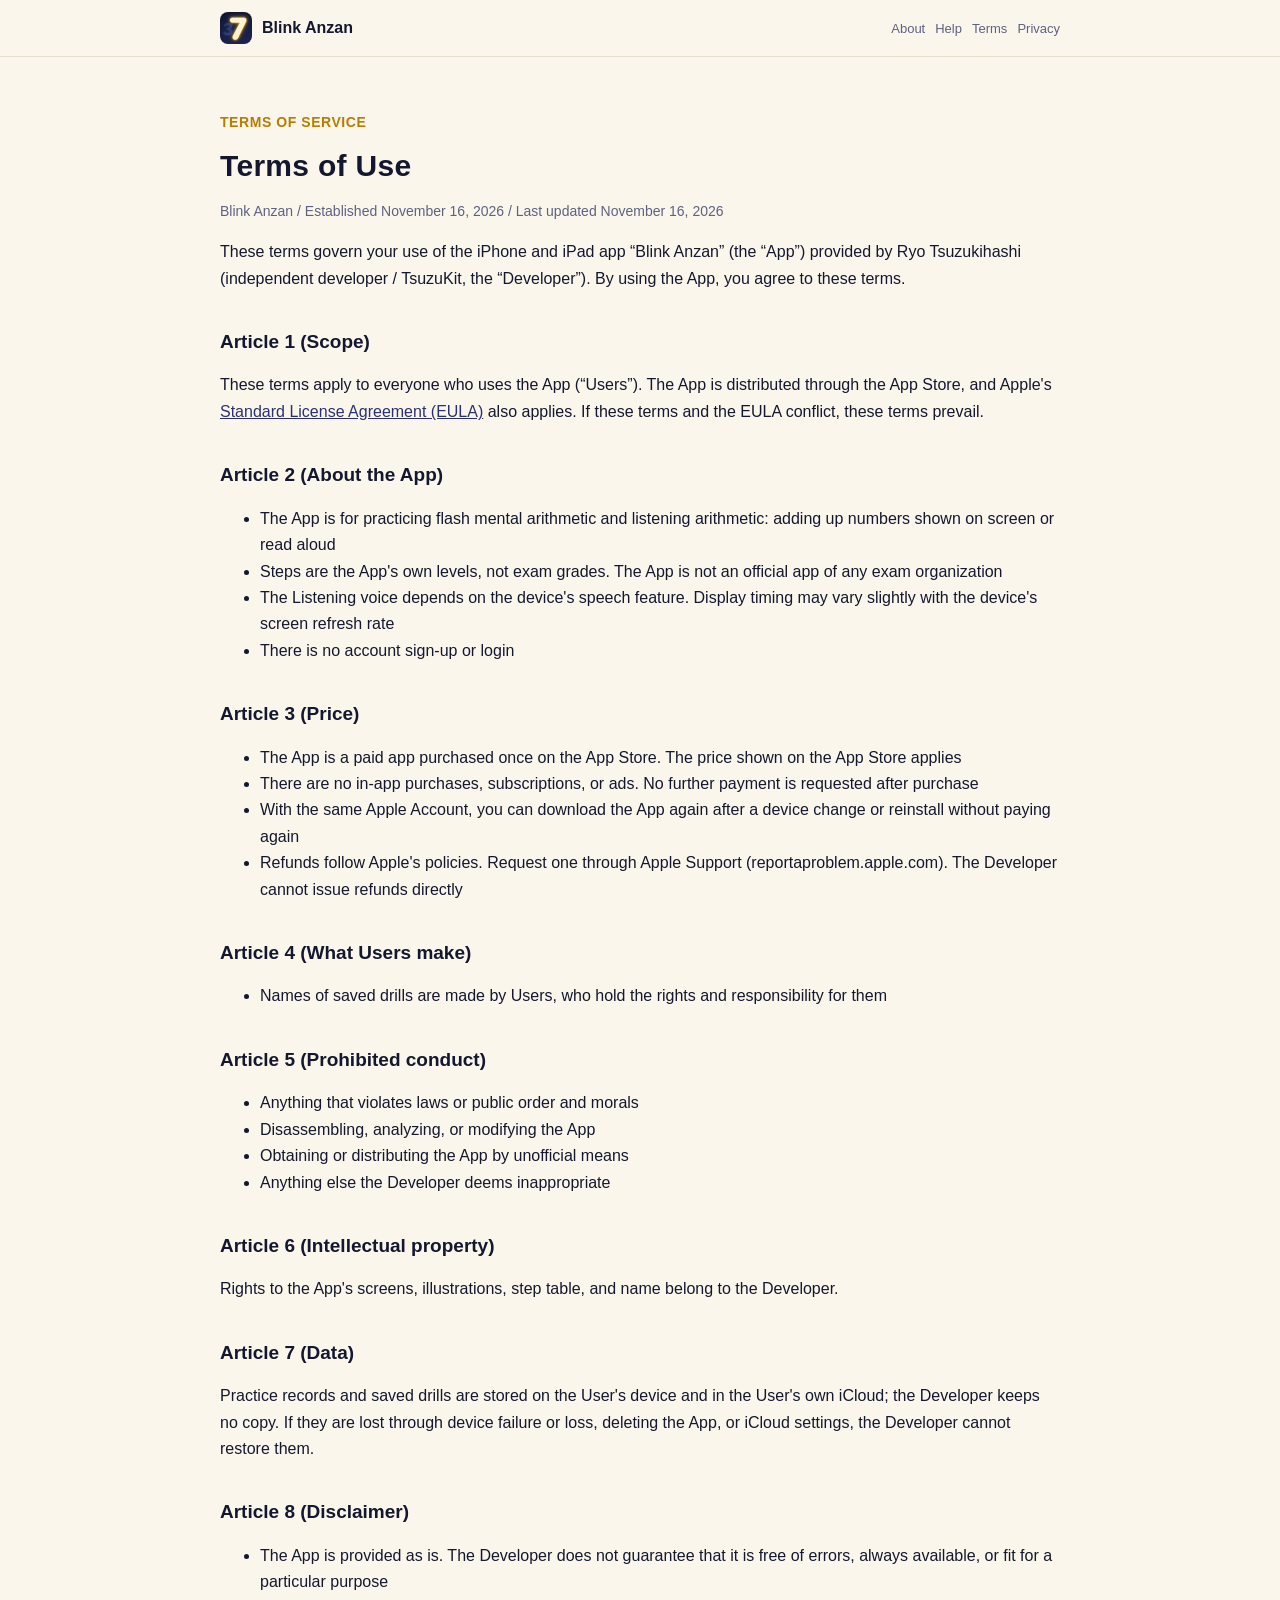
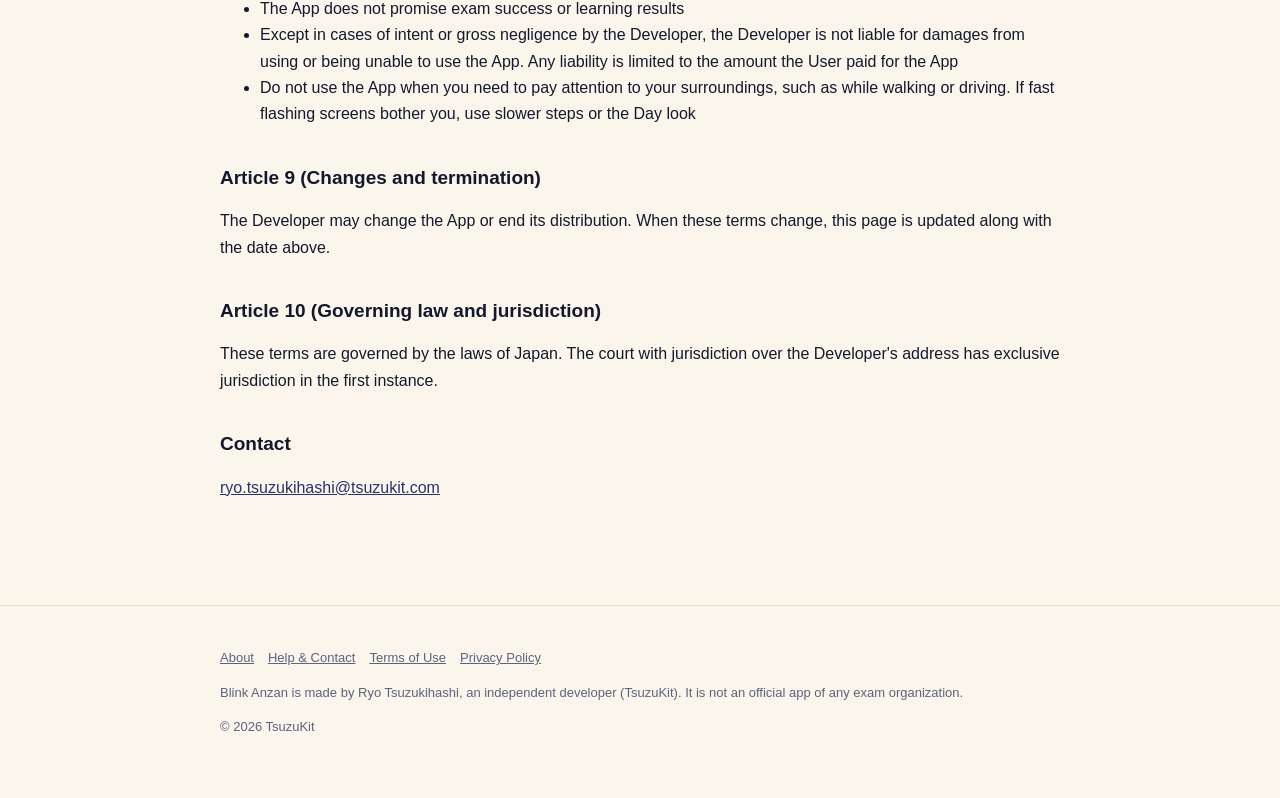
<file: terms.html>
<!DOCTYPE html>
<html lang="ja" data-title-ja="利用規約 - まばたき暗算" data-title-en="Terms of Use - Blink Anzan">
<head>
<meta charset="UTF-8">
<meta name="viewport" content="width=device-width, initial-scale=1">
<script>(function(){var l=navigator.languages&&navigator.languages.length?navigator.languages:[navigator.language||"ja"],p="en";for(var i=0;i<l.length;i++){var c=String(l[i]).toLowerCase();if(c.indexOf("ja")===0){p="ja";break}if(c.indexOf("en")===0){p="en";break}}var d=document.documentElement;d.lang=p;var t=d.getAttribute("data-title-"+p);if(t){document.title=t}})();</script>
<title>利用規約 - まばたき暗算</title>
<meta name="description" content="まばたき暗算の利用規約。 / Terms of Use for Blink Anzan.">
<meta property="og:title" content="利用規約 - まばたき暗算">
<meta property="og:description" content="まばたき暗算の利用規約。">
<meta property="og:type" content="website">
<meta property="og:url" content="https://mabataki.tsuzukit.com/terms.html">
<meta property="og:image" content="https://mabataki.tsuzukit.com/assets/og.jpg">
<link rel="icon" href="assets/icon.png">
<link rel="apple-touch-icon" href="assets/icon.png">
<link rel="stylesheet" href="style.css">
</head>
<body>
<div data-l="ja" lang="ja">
<header class="site"><div class="wrap">
<a class="brand" href="./"><img src="assets/icon.png" alt="" width="32" height="32">まばたき暗算</a>
<nav class="site"><a href="./">紹介</a><a href="support.html">使い方</a><a href="terms.html">利用規約</a><a href="privacy.html">プライバシー</a></nav>
</div></header>
<main class="wrap">
<article class="doc">
<p class="eyebrow">TERMS OF SERVICE</p>
<h1>利用規約</h1>
<p class="meta">まばたき暗算／制定日 2026年11月16日／改定日 2026年11月16日</p>
<p>この規約は、續橋涼（個人開発者 / TsuzuKit。以下「開発者」）が提供する iPhone・iPad アプリ「まばたき暗算」（以下「本アプリ」）を使うときの決まりです。本アプリを使った時点で、この規約に同意したものとします。</p>
<h2>第1条（適用）</h2>
<p>この規約は、本アプリを使うすべての方（以下「利用者」）に適用されます。本アプリは App Store から配信しており、Apple が定める<a href="https://www.apple.com/legal/internet-services/itunes/dev/stdeula/">標準のライセンス契約（EULA）</a>もあわせて適用されます。この規約と EULA が食い違うときは、この規約を優先します。</p>
<h2>第2条（本アプリについて）</h2>
<ul>
<li>本アプリは、画面に出る数や読み上げる数を頭の中で足す、フラッシュ暗算と読み上げ算の練習のためのアプリです</li>
<li>ステップは本アプリの段階表で、検定の級・段とは同じではありません。本アプリは検定団体の公式アプリではありません</li>
<li>読み上げ算の声は、端末の読み上げの機能によります。表示の速さは、端末の画面の更新の速さによって、わずかにずれることがあります</li>
<li>アカウント登録やログインはありません</li>
</ul>
<h2>第3条（料金）</h2>
<ul>
<li>本アプリは、App Store で購入する買い切りの有料アプリです。価格は App Store に表示されるものが正です</li>
<li>アプリ内課金、サブスクリプション、広告はありません。購入したあとに追加の支払いを求めることはありません</li>
<li>同じ Apple アカウントであれば、機種変更やアプリの入れ直しのときに、もう一度お支払いいただかずにダウンロードできます</li>
<li>返金は Apple の規定に従います。Apple のサポート（reportaproblem.apple.com）からお申し出ください。開発者が直接返金することはできません</li>
</ul>
<h2>第4条（利用者が作るもの）</h2>
<ul>
<li>じぶんの設定の名前は、利用者がつけたものです。その権利と責任は利用者にあります</li>
</ul>
<h2>第5条（禁止事項）</h2>
<p>本アプリを使うとき、次のことをしてはいけません。</p>
<ul>
<li>法令や公序良俗に反すること</li>
<li>本アプリを分解・解析・改変すること</li>
<li>本アプリを正規の方法以外で入手したり、配ったりすること</li>
<li>そのほか、開発者が不適切と判断すること</li>
</ul>
<h2>第6条（知的財産）</h2>
<p>本アプリの画面・絵・ステップの表・名前についての権利は、開発者にあります。</p>
<h2>第7条（データ）</h2>
<p>練習の記録とじぶんの設定は利用者の端末と、利用者自身の iCloud に保存され、開発者はその控えを持っていません。端末の故障や紛失、アプリの削除、iCloud の設定などで消えても、開発者は元に戻すことができません。</p>
<h2>第8条（免責事項）</h2>
<ul>
<li>本アプリは、そのままの状態で提供します。開発者は、本アプリに誤りがないこと、いつでも使えること、特定の目的に合うことを保証しません</li>
<li>本アプリは、検定の合格や学習の成果を約束するものではありません</li>
<li>本アプリを使ったこと、または使えなかったことで利用者に損害が生じても、開発者に故意または重大な過失がある場合を除き、開発者は責任を負いません。責任を負う場合も、利用者が本アプリに支払った金額を上限とします</li>
<li>歩きながら・運転中など、周りに注意が要る場面では、本アプリを使わないでください。速く光る画面が苦手な方は、ゆっくりのステップや見た目の「昼」をお使いください</li>
</ul>
<h2>第9条（変更と終了）</h2>
<p>開発者は、本アプリの内容を変えること、提供を終えることがあります。この規約を変えるときは、このページを書きかえ、上の改定日を新しくします。</p>
<h2>第10条（準拠法と裁判所）</h2>
<p>この規約は日本法に従います。本アプリについての争いは、開発者の住所地を管轄する裁判所を、第一審の専属的な合意管轄裁判所とします。</p>
<h2>お問い合わせ</h2>
<p><a href="mailto:ryo.tsuzukihashi@tsuzukit.com">ryo.tsuzukihashi@tsuzukit.com</a></p>
</article>
</main>
<footer class="site"><div class="wrap">
<p><a href="./">紹介</a><a href="support.html">使い方とお問い合わせ</a><a href="terms.html">利用規約</a><a href="privacy.html">プライバシーポリシー</a></p>
<p>まばたき暗算は、個人開発者の續橋涼（TsuzuKit）が作っているアプリです。検定団体の公式アプリではありません。</p>
<p>© 2026 TsuzuKit</p>
</div></footer>
</div>
<div data-l="en" lang="en">
<header class="site"><div class="wrap">
<a class="brand" href="./"><img src="assets/icon.png" alt="" width="32" height="32">Blink Anzan</a>
<nav class="site"><a href="./">About</a><a href="support.html">Help</a><a href="terms.html">Terms</a><a href="privacy.html">Privacy</a></nav>
</div></header>
<main class="wrap">
<article class="doc">
<p class="eyebrow">TERMS OF SERVICE</p>
<h1>Terms of Use</h1>
<p class="meta">Blink Anzan / Established November 16, 2026 / Last updated November 16, 2026</p>
<p>These terms govern your use of the iPhone and iPad app “Blink Anzan” (the “App”) provided by Ryo Tsuzukihashi (independent developer / TsuzuKit, the “Developer”). By using the App, you agree to these terms.</p>
<h2>Article 1 (Scope)</h2>
<p>These terms apply to everyone who uses the App (“Users”). The App is distributed through the App Store, and Apple's <a href="https://www.apple.com/legal/internet-services/itunes/dev/stdeula/">Standard License Agreement (EULA)</a> also applies. If these terms and the EULA conflict, these terms prevail.</p>
<h2>Article 2 (About the App)</h2>
<ul>
<li>The App is for practicing flash mental arithmetic and listening arithmetic: adding up numbers shown on screen or read aloud</li>
<li>Steps are the App's own levels, not exam grades. The App is not an official app of any exam organization</li>
<li>The Listening voice depends on the device's speech feature. Display timing may vary slightly with the device's screen refresh rate</li>
<li>There is no account sign-up or login</li>
</ul>
<h2>Article 3 (Price)</h2>
<ul>
<li>The App is a paid app purchased once on the App Store. The price shown on the App Store applies</li>
<li>There are no in-app purchases, subscriptions, or ads. No further payment is requested after purchase</li>
<li>With the same Apple Account, you can download the App again after a device change or reinstall without paying again</li>
<li>Refunds follow Apple's policies. Request one through Apple Support (reportaproblem.apple.com). The Developer cannot issue refunds directly</li>
</ul>
<h2>Article 4 (What Users make)</h2>
<ul>
<li>Names of saved drills are made by Users, who hold the rights and responsibility for them</li>
</ul>
<h2>Article 5 (Prohibited conduct)</h2>
<ul>
<li>Anything that violates laws or public order and morals</li>
<li>Disassembling, analyzing, or modifying the App</li>
<li>Obtaining or distributing the App by unofficial means</li>
<li>Anything else the Developer deems inappropriate</li>
</ul>
<h2>Article 6 (Intellectual property)</h2>
<p>Rights to the App's screens, illustrations, step table, and name belong to the Developer.</p>
<h2>Article 7 (Data)</h2>
<p>Practice records and saved drills are stored on the User's device and in the User's own iCloud; the Developer keeps no copy. If they are lost through device failure or loss, deleting the App, or iCloud settings, the Developer cannot restore them.</p>
<h2>Article 8 (Disclaimer)</h2>
<ul>
<li>The App is provided as is. The Developer does not guarantee that it is free of errors, always available, or fit for a particular purpose</li>
<li>The App does not promise exam success or learning results</li>
<li>Except in cases of intent or gross negligence by the Developer, the Developer is not liable for damages from using or being unable to use the App. Any liability is limited to the amount the User paid for the App</li>
<li>Do not use the App when you need to pay attention to your surroundings, such as while walking or driving. If fast flashing screens bother you, use slower steps or the Day look</li>
</ul>
<h2>Article 9 (Changes and termination)</h2>
<p>The Developer may change the App or end its distribution. When these terms change, this page is updated along with the date above.</p>
<h2>Article 10 (Governing law and jurisdiction)</h2>
<p>These terms are governed by the laws of Japan. The court with jurisdiction over the Developer's address has exclusive jurisdiction in the first instance.</p>
<h2>Contact</h2>
<p><a href="mailto:ryo.tsuzukihashi@tsuzukit.com">ryo.tsuzukihashi@tsuzukit.com</a></p>
</article>
</main>
<footer class="site"><div class="wrap">
<p><a href="./">About</a><a href="support.html">Help & Contact</a><a href="terms.html">Terms of Use</a><a href="privacy.html">Privacy Policy</a></p>
<p>Blink Anzan is made by Ryo Tsuzukihashi, an independent developer (TsuzuKit). It is not an official app of any exam organization.</p>
<p>© 2026 TsuzuKit</p>
</div></footer>
</div>
</body>
</html>
</file>
<file: style.css>
/* まばたき暗算 — 夜の紺・クリーム・マリーゴールド（アイコンと同じ、暗い所で数字がぱっと光る色） */
:root {
  --paper: #fbf6ec; --card: #ffffff; --ink: #14182e; --sub: #5c6280; --line: #e6ddcb;
  --vermilion: #b77d00; --vermilion-soft: #fcefcf; --navy: #2a3170; --correct: #d9442e;
}
@media (prefers-color-scheme: dark) {
  :root { --paper: #0f1226; --card: #1b2042; --ink: #f4f1e8; --sub: #a9aecb; --line: #2c3260;
    --vermilion: #ffc531; --vermilion-soft: #3a3216; --navy: #ffc531; --correct: #ff8a75; }
}
* { box-sizing: border-box; }
html { -webkit-text-size-adjust: 100%; }
body { margin: 0; background: var(--paper); color: var(--ink); line-height: 1.8;
  font-family: -apple-system, BlinkMacSystemFont, "Hiragino Sans", "Hiragino Kaku Gothic ProN", "Noto Sans JP", sans-serif; }
a { color: var(--navy); }
.wrap { max-width: 880px; margin: 0 auto; padding: 0 20px; }
header.site { border-bottom: 1px solid var(--line); background: var(--paper); position: sticky; top: 0; z-index: 5; }
header.site .wrap { display: flex; align-items: center; gap: 16px; min-height: 56px; }
.brand { display: flex; align-items: center; gap: 10px; font-weight: 800; text-decoration: none; color: var(--ink); margin-right: auto; }
.brand img { width: 32px; height: 32px; border-radius: 8px; }
nav.site a { font-size: 14px; text-decoration: none; color: var(--sub); margin-left: 14px; white-space: nowrap; }
nav.site a:hover { color: var(--ink); }
.hero { padding: 56px 0 40px; display: grid; gap: 32px; align-items: center; }
@media (min-width: 760px) { .hero { grid-template-columns: 1.1fr 0.9fr; } }
.eyebrow { color: var(--vermilion); font-weight: 700; font-size: 14px; letter-spacing: 0.04em; }
h1 { font-size: clamp(30px, 6vw, 46px); line-height: 1.35; margin: 8px 0 16px; letter-spacing: 0.01em; }
h2 { font-size: 24px; margin: 56px 0 16px; line-height: 1.5; }
h3 { font-size: 17px; margin: 0 0 6px; }
.lead { font-size: 17px; color: var(--sub); }
.cta { display: inline-block; margin-top: 20px; background: #ffc531; color: #14182e; font-weight: 700; text-decoration: none;
  padding: 14px 26px; border-radius: 16px; }
.note { font-size: 13px; color: var(--sub); }
.hero img { width: 100%; max-width: 320px; height: auto; justify-self: center; }
.grid { display: grid; gap: 14px; }
@media (min-width: 700px) { .grid.two { grid-template-columns: 1fr 1fr; } .grid.three { grid-template-columns: repeat(3, 1fr); } }
.card { background: var(--card); border: 1px solid var(--line); border-radius: 18px; padding: 20px; }
.card.em { background: var(--vermilion-soft); border-color: transparent; }
.steps { counter-reset: step; }
.steps .card { position: relative; padding-left: 62px; }
.steps .card::before { counter-increment: step; content: counter(step); position: absolute; left: 18px; top: 18px; width: 32px; height: 32px;
  border-radius: 50%; border: 2.5px solid var(--vermilion); color: var(--vermilion); font-weight: 800; display: grid; place-items: center; }
table { width: 100%; border-collapse: collapse; background: var(--card); border: 1px solid var(--line); border-radius: 14px; overflow: hidden; }
th, td { text-align: left; padding: 12px 14px; border-bottom: 1px solid var(--line); vertical-align: top; font-size: 15px; }
th { width: 34%; color: var(--sub); font-weight: 600; }
tr:last-child th, tr:last-child td { border-bottom: none; }
.doc { padding: 40px 0 24px; }
.doc h1 { font-size: 30px; }
.doc h2 { font-size: 19px; margin: 36px 0 10px; }
.doc .meta { color: var(--sub); font-size: 14px; }
.doc .summary { background: var(--vermilion-soft); border-radius: 16px; padding: 18px 20px; margin: 20px 0; }
details { background: var(--card); border: 1px solid var(--line); border-radius: 14px; padding: 14px 18px; }
details + details { margin-top: 10px; }
summary { font-weight: 700; cursor: pointer; }
footer.site { border-top: 1px solid var(--line); margin-top: 64px; padding: 28px 0 48px; color: var(--sub); font-size: 13px; }
footer.site a { color: var(--sub); margin-right: 14px; }
.qid { font-family: ui-monospace, SFMono-Regular, Menlo, monospace; background: var(--card); border: 1px solid var(--line);
  border-radius: 8px; padding: 2px 8px; }
/* 端末の言語に合うほうだけ見せる（build.py が両方を1ページに入れる） */
html[lang="ja"] [data-l="en"], html[lang="en"] [data-l="ja"] { display: none; }
[lang="en"] { line-height: 1.65; }
[lang="en"] h1 { line-height: 1.2; }
[lang="en"] nav.site a { font-size: 13px; margin-left: 10px; }
@media (max-width: 480px) { nav.site a { font-size: 12px; margin-left: 8px; } header.site .wrap { gap: 4px; } .brand { gap: 7px; font-size: 15px; } }
.brand { white-space: nowrap; flex-shrink: 0; }
/* 幅の狭い画面では、上の帯の「紹介」を出さない（左のアプリ名が同じ行き先） */
@media (max-width: 480px) { nav.site a:first-child { display: none; } }
</file>
